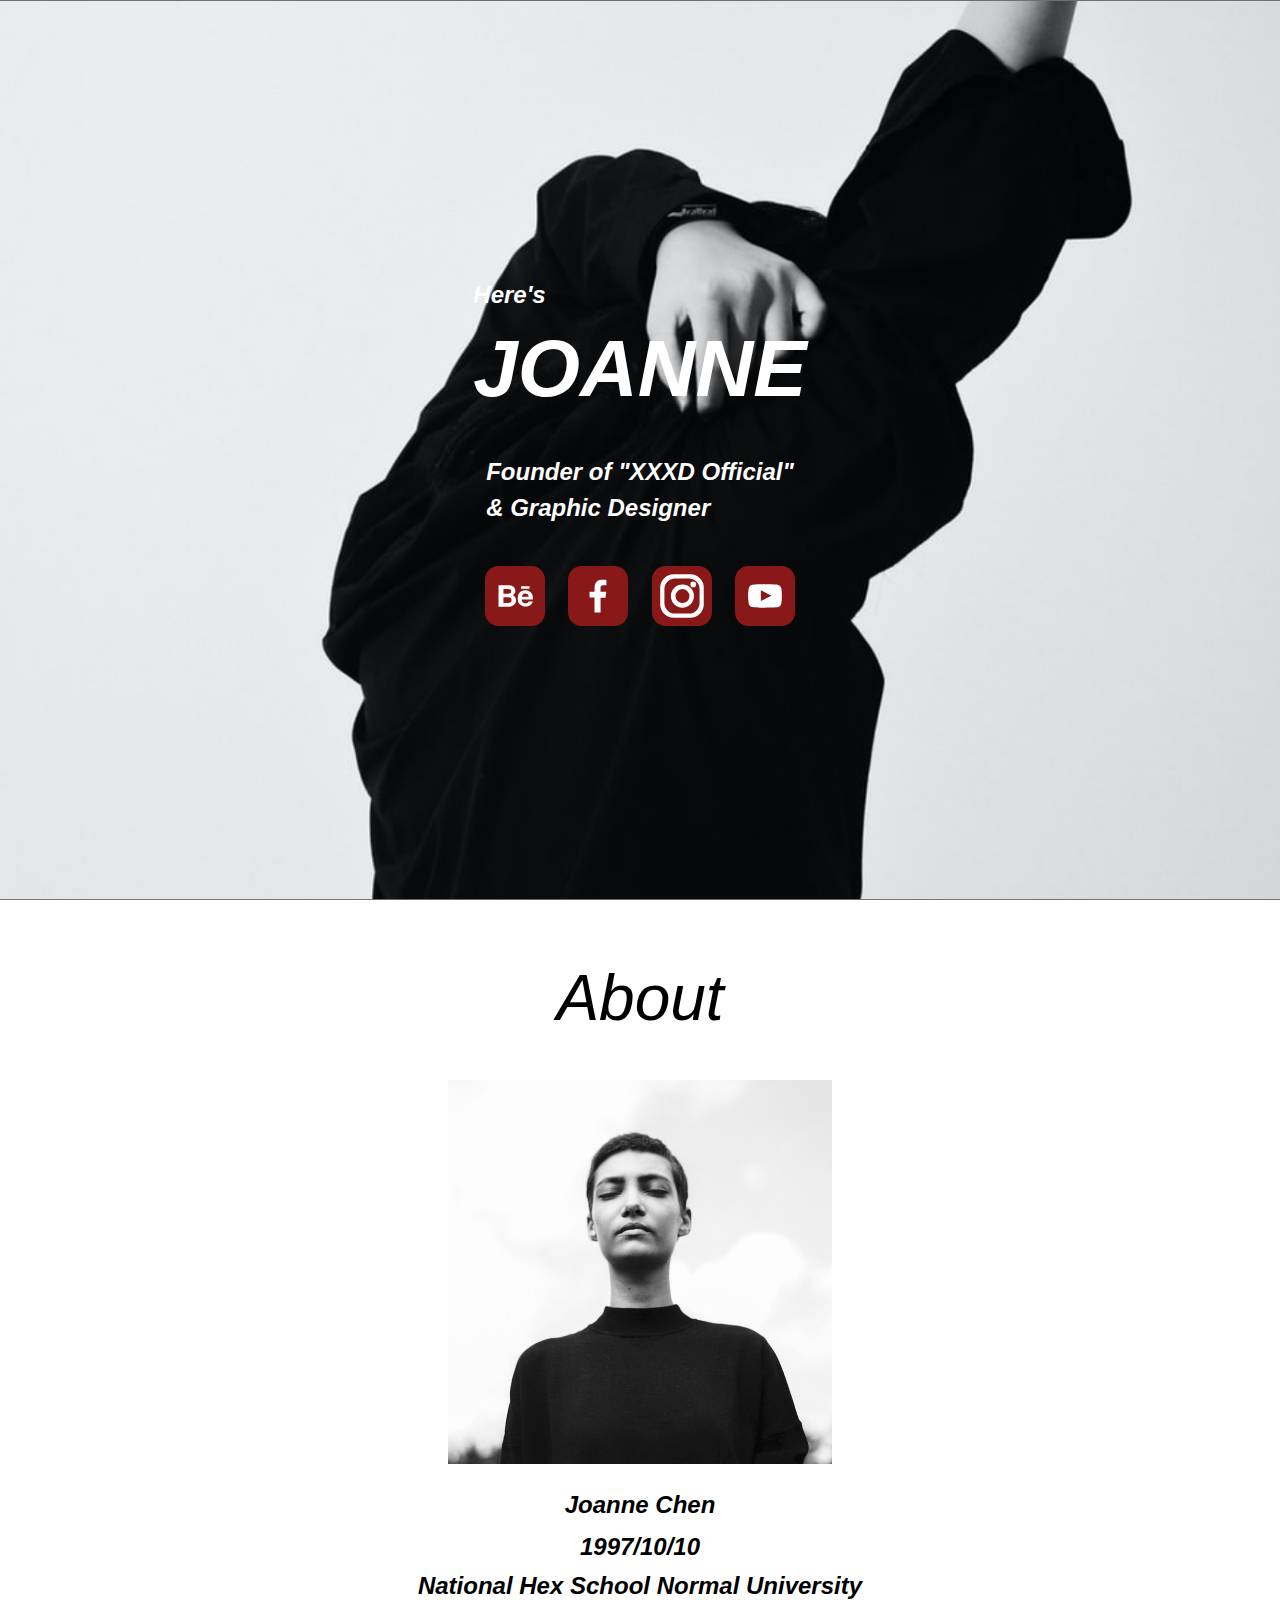
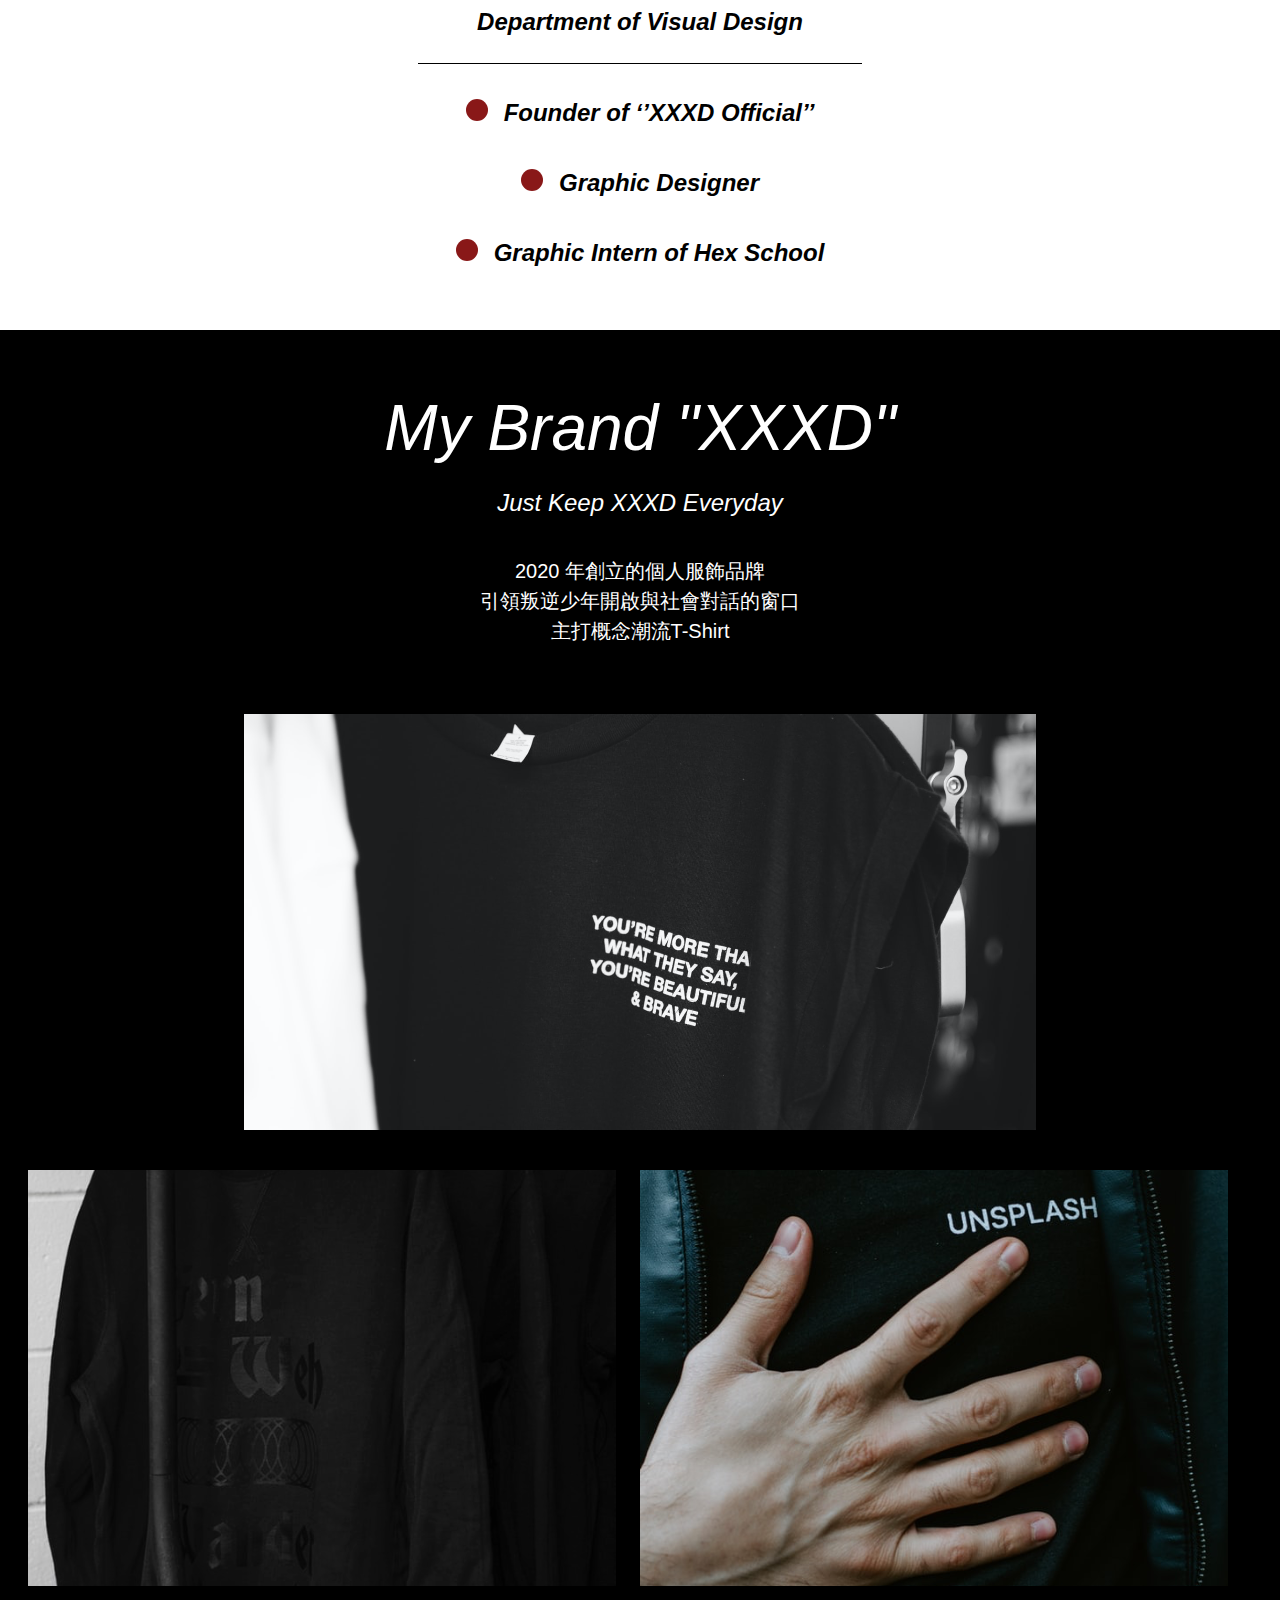
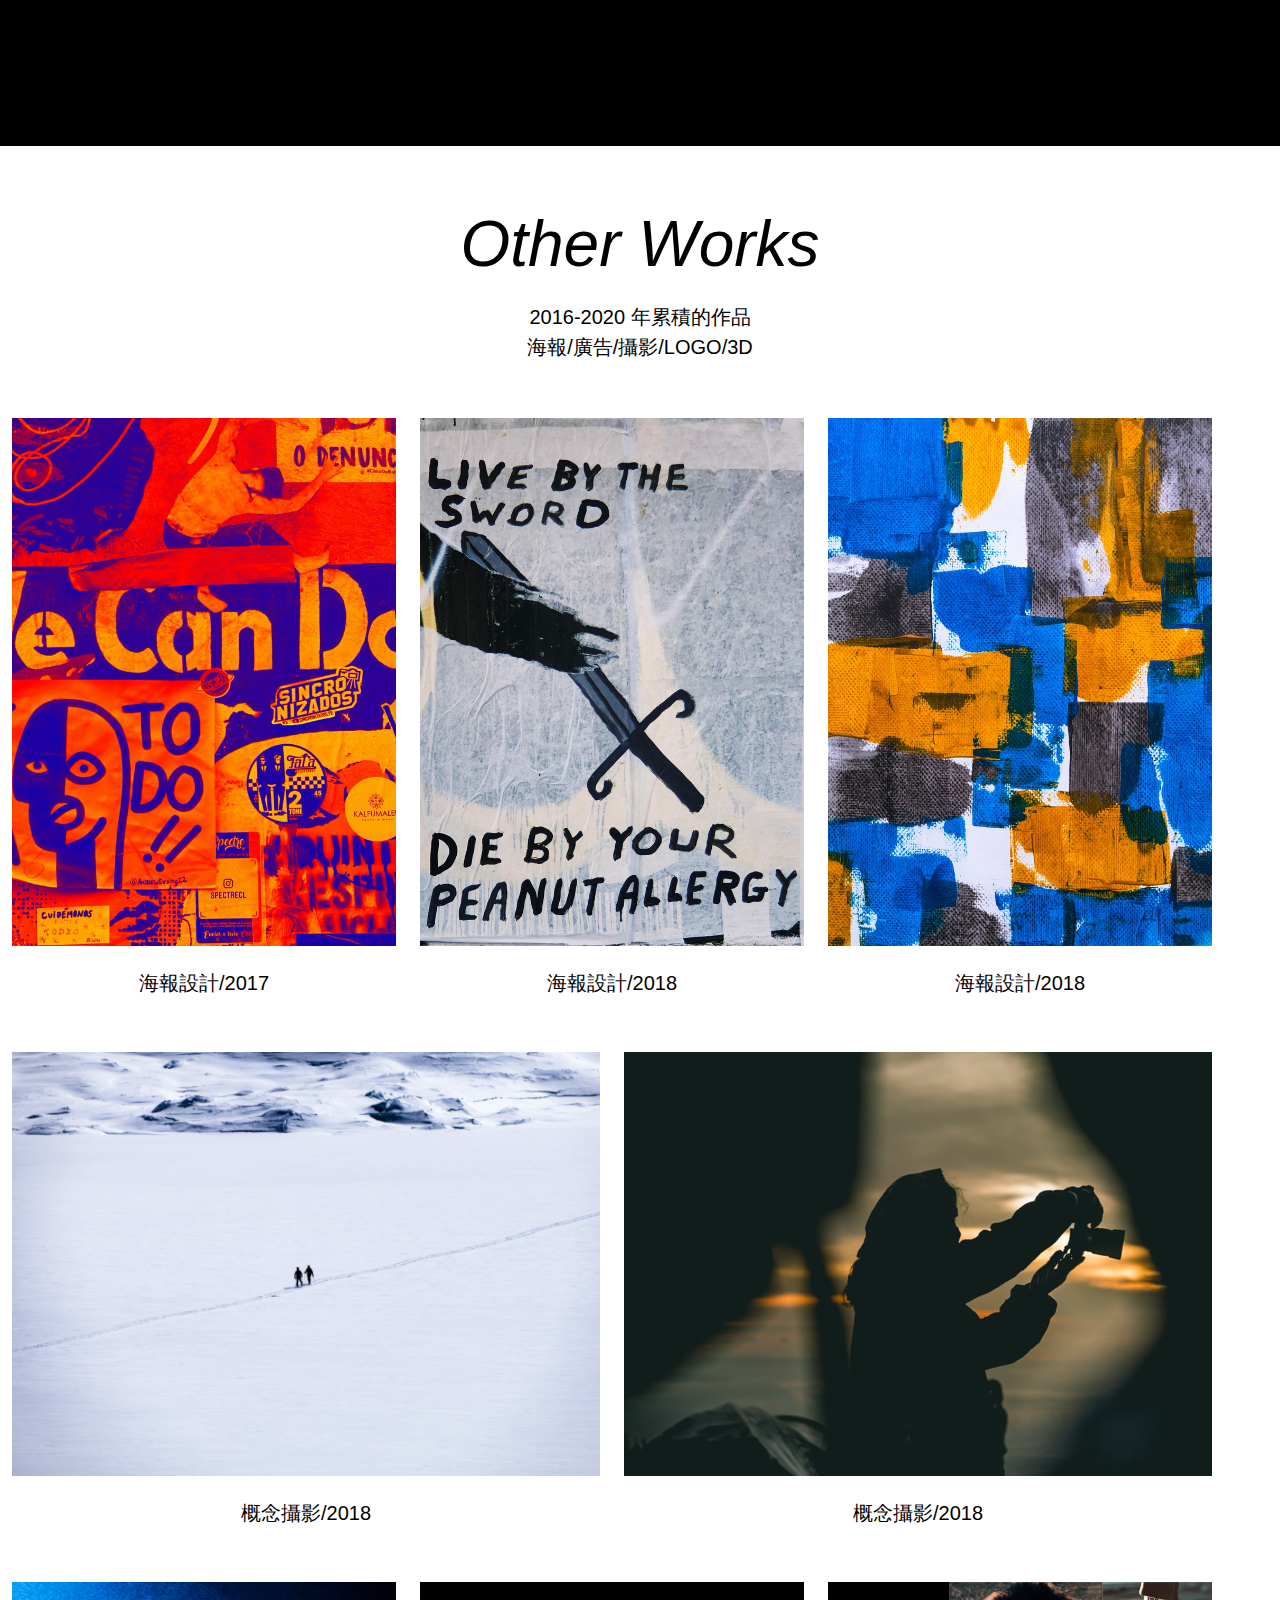
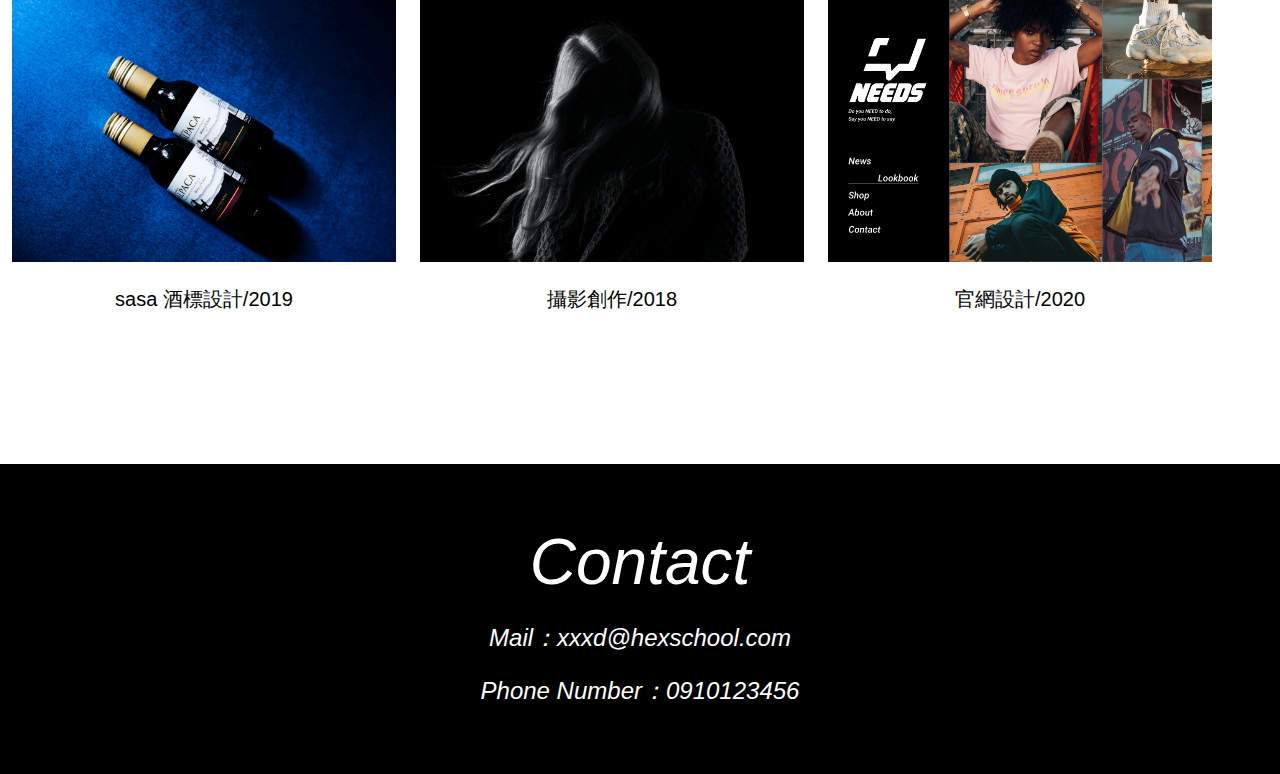
<file: index.html>
<!DOCTYPE html>
<html lang="en">
  <head>
    <meta charset="UTF-8" />
    <meta name="viewport" content="width=device-width, initial-scale=1.0" />
    <meta http-equiv="X-UA-Compatible" content="ie=edge" />
    <title>week2_porfolio</title>
    <link rel="stylesheet" href="./assets/scss/all.css" />
  </head>

  <body>
    
<div class="outerWrap">
  <!-- outerWrap -->
  <div class="banner">
    <!-- banner -->
    <div class="bannerText">
      <!-- bannerText -->
      <h1><span class="bannerStart">Here's</span>JOANNE</h1>
      <p class="slogan">Founder of "XXXD Official" <br />& Graphic Designer</p>
      <ul class="bannerList">
        <!-- bannerList -->
        <li class="bannerItem">
          <a href="#">
            <img src="./assets/images/behance.svg" alt="behance" />
          </a>
        </li>
        <li class="bannerItem">
          <a href="#">
            <img src="./assets/images/facebook.svg" alt="facebook" />
          </a>
        </li>
        <li class="bannerItem">
          <a href="#">
            <img src="./assets/images/instagram.svg" alt="instagram" />
          </a>
        </li>
        <li class="bannerItem">
          <a href="#">
            <img src="./assets/images/youtube.svg" alt="youtube" />
          </a>
        </li>
      </ul>
      <!-- bannerList end -->
    </div>
    <!-- bannerText end -->
  </div>
  <!-- banner end -->
  <div class="info">
    <!-- info -->
    <div class="about">
      <!-- about -->
      <h2>About</h2>
      <img src="./assets/images/photo.png" alt="profile" />
      <ul class="profileList">
        <li class="profileItem">
          <p>Joanne Chen</p>
        </li>
        <li class="profileItem">
          <p>1997/10/10</p>
        </li>
        <li class="profileItem">
          <p class="education">
            National Hex School Normal University <br />
            Department of Visual Design
          </p>
        </li>
      </ul>
      <ul class="aboutList">
        <!-- aboutList -->
        <li class="aboutItem">
          <p>Founder of ‘’XXXD Official’’</p>
        </li>
        <li class="aboutItem">
          <p>Graphic Designer</p>
        </li>
        <li class="aboutItem">
          <p>Graphic Intern of Hex School</p>
        </li>
      </ul>
      <!-- aboutList end -->
    </div>
    <!-- about end -->
  </div>
  <!-- info end -->
  <div class="introduction">
    <!-- introduction -->
    <div class="myBrand container">
      <!-- myBrand -->
      <h2>My Brand "XXXD"</h2>
      <h3>
        <p class="brandSlogan">Just Keep XXXD Everyday</p>
      </h3>
      <p class="brandStory">
        2020 年創立的個人服飾品牌<br />引領叛逆少年開啟與社會對話的窗口<br />主打概念潮流T-Shirt
      </p>
      <ul class="brandList">
        <!-- brandList -->
        <li class="brandItem">
          <img src="./assets/images/brand_img1.png" alt="brand1" />
        </li>
        <li class="brandItem-secondRow">
          <img src="./assets/images/brand_img2.png" alt="brand2" />
          <img src="./assets/images/brand_img3.png" alt="brand3" />
        </li>
      </ul>
      <!-- brandList end -->
    </div>
    <!-- myBrand end -->
  </div>
  <!-- introduction end -->
  <div class="work">
    <!-- work -->
    <div class="collection">
      <!-- collection -->
      <h2>Other Works</h2>
      <p class="workIntro">
        2016-2020 年累積的作品<br />海報/廣告/攝影/LOGO/3D
      </p>
      <ul class="workList container">
        <!-- workList -->
        <li class="workItem">
          <div class="imgText">
            <img src="./assets/images/work_img1.png" alt="work1" />
            <p>海報設計/2017</p>
          </div>
          <div class="imgText">
            <img src="./assets/images/work_img2.png" alt="work2" />
            <p>海報設計/2018</p>
          </div>
          <div class="imgText">
            <img src="./assets/images/work_img3.png" alt="work3" />
            <p>海報設計/2018</p>
          </div>
        </li>
        <li class="workItem">
          <div class="imgText">
            <img src="./assets/images/work_img4.png" alt="work4" />
            <p>概念攝影/2018</p>
          </div>
          <div class="imgText">
            <img src="./assets/images/work_img5.png" alt="work5" />
            <p>概念攝影/2018</p>
          </div>
        </li>
        <li class="workItem">
          <div class="imgText">
            <img src="./assets/images/work_img6.png" alt="work6" />
            <p>sasa 酒標設計/2019</p>
          </div>
          <div class="imgText">
            <img src="./assets/images/work_img7.png" alt="work7" />
            <p>攝影創作/2018</p>
          </div>
          <div class="imgText">
            <img src="./assets/images/work_img8.png" alt="work8" />
            <p>官網設計/2020</p>
          </div>
        </li>
      </ul>
      <!-- workList end -->
    </div>
    <!-- collection end -->
  </div>
  <!-- work end -->
</div>
<!-- outerWrap -->


    <footer class="footer">
      <div class="contact">
        <h2>Contact</h2>
        <a href="mailto:xxxd@hexschool.com">Mail：xxxd@hexschool.com</a>
        <a href="tel:+0910123456">Phone Number：0910123456</a>
      </div>
    </footer>
    <script src="./assets/js/vendors.js"></script>
    <script src="./assets/js/all.js"></script>
  </body>
</html>
</file>
<file: assets/scss/all.css>
/* http://meyerweb.com/eric/tools/css/reset/ 
   v2.0 | 20110126
   License: none (public domain)
*/
html,
body,
div,
span,
applet,
object,
iframe,
h1,
h2,
h3,
h4,
h5,
h6,
p,
blockquote,
pre,
a,
abbr,
acronym,
address,
big,
cite,
code,
del,
dfn,
em,
img,
ins,
kbd,
q,
s,
samp,
small,
strike,
strong,
sub,
sup,
tt,
var,
b,
u,
i,
center,
dl,
dt,
dd,
ol,
ul,
li,
fieldset,
form,
label,
legend,
table,
caption,
tbody,
tfoot,
thead,
tr,
th,
td,
article,
aside,
canvas,
details,
embed,
figure,
figcaption,
footer,
header,
hgroup,
menu,
nav,
output,
ruby,
section,
summary,
time,
mark,
audio,
video {
  margin: 0;
  padding: 0;
  border: 0;
  font-size: 100%;
  font: inherit;
  vertical-align: baseline; }

/* HTML5 display-role reset for older browsers */
article,
aside,
details,
figcaption,
figure,
footer,
header,
hgroup,
menu,
nav,
section {
  display: block; }

body {
  line-height: 1; }

ol,
ul {
  list-style: none; }

blockquote,
q {
  quotes: none; }

blockquote:before,
blockquote:after,
q:before,
q:after {
  content: '';
  content: none; }

table {
  border-collapse: collapse;
  border-spacing: 0; }

*,
*::before,
*::after {
  -webkit-box-sizing: border-box;
          box-sizing: border-box; }

body {
  font-family: -apple-system, BlinkMacSystemFont, "Segoe UI", "Microsoft JhengHei", Roboto, "Helvetica Neue", Arial, sans-serif;
  line-height: 1.5; }

img {
  display: block;
  max-width: 100%;
  height: auto; }

a {
  display: block;
  text-decoration: none; }

.container {
  max-width: 1320px;
  padding: 0 12px;
  margin: 0 auto; }

footer {
  padding-bottom: 64px;
  font-style: italic;
  text-align: center;
  color: #fff;
  background: #000; }
  footer .contact {
    display: inline-block; }
  footer a {
    margin-top: 16px;
    font-size: 24px;
    line-height: 36px;
    color: #fff;
    border-bottom: 1px solid transparent; }
    footer a:hover {
      border-bottom: 1px solid #00ffff; }

.outerWrap {
  max-width: 1920px;
  margin: 0 auto;
  font-style: italic; }

h2 {
  padding-top: 56px;
  font-size: 64px;
  font-weight: 500;
  line-height: 84px; }

.banner {
  height: 100vh;
  display: -webkit-box;
  display: -ms-flexbox;
  display: flex;
  -webkit-box-pack: center;
      -ms-flex-pack: center;
          justify-content: center;
  -webkit-box-align: center;
      -ms-flex-align: center;
          align-items: center;
  color: #fff;
  background-image: url(../images/banner.png);
  background-repeat: no-repeat;
  background-size: cover;
  background-position: center center; }
  .banner .bannerText .bannerStart {
    display: block;
    padding: 0;
    font-size: 24px;
    font-weight: 700;
    line-height: 42px; }
  .banner .bannerText h1 {
    font-size: 80px;
    font-weight: 900;
    line-height: 106px; }
  .banner .bannerText .slogan {
    display: -webkit-box;
    display: -ms-flexbox;
    display: flex;
    -webkit-box-pack: center;
        -ms-flex-pack: center;
            justify-content: center;
    padding-top: 32px;
    padding-bottom: 40px;
    font-size: 24px;
    font-weight: 700;
    line-height: 36px; }
  .banner .bannerText .bannerList {
    display: -webkit-box;
    display: -ms-flexbox;
    display: flex;
    -ms-flex-pack: distribute;
        justify-content: space-around; }
    .banner .bannerText .bannerList a:hover {
      opacity: .8; }

.info {
  display: -webkit-box;
  display: -ms-flexbox;
  display: flex;
  -webkit-box-pack: center;
      -ms-flex-pack: center;
          justify-content: center;
  text-align: center; }
  .info .about {
    text-align: center; }
  .info img {
    padding-top: 40px;
    padding-bottom: 20px;
    margin: 0 auto; }
  .info p {
    font-size: 24px;
    font-weight: 700;
    line-height: 42px; }
  .info .education {
    padding-bottom: 23px;
    line-height: 36px;
    border-bottom: 1px solid #000000; }
  .info .aboutList {
    padding: 28px 0; }
  .info .aboutItem {
    padding-bottom: 28px; }
    .info .aboutItem p::before {
      content: '';
      display: inline-block;
      width: 22px;
      height: 22px;
      margin-right: 16px;
      background-color: #891818;
      border-radius: 50%; }

.introduction {
  font-weight: 500;
  text-align: center;
  color: #fff;
  background: #000; }
  .introduction .brandSlogan {
    padding: 12px 0 32px 0;
    font-size: 24px;
    line-height: 42px; }
  .introduction .brandStory {
    padding-bottom: 68px;
    font-size: 20px;
    font-style: normal;
    line-height: 30px; }
  .introduction .brandList {
    display: -webkit-box;
    display: -ms-flexbox;
    display: flex;
    -webkit-box-orient: vertical;
    -webkit-box-direction: normal;
        -ms-flex-direction: column;
            flex-direction: column;
    -webkit-box-align: center;
        -ms-flex-align: center;
            align-items: center; }
  .introduction .brandItem-secondRow {
    display: -webkit-box;
    display: -ms-flexbox;
    display: flex;
    padding: 40px 0 160px 0; }
    .introduction .brandItem-secondRow img {
      padding-right: 24px; }

.collection {
  text-align: center;
  margin-bottom: 96px; }
  .collection .workIntro {
    padding: 16px 0 56px;
    font-size: 20px;
    font-style: normal;
    font-weight: 500;
    line-height: 30px; }
  .collection .workItem {
    display: -webkit-box;
    display: -ms-flexbox;
    display: flex;
    gap: 24px;
    padding-bottom: 48px; }
    .collection .workItem .imgText {
      font-size: 20px;
      font-weight: 500;
      font-style: normal;
      line-height: 42px; }
      .collection .workItem .imgText img {
        padding-bottom: 16px; }

/*# sourceMappingURL=all.css.map */
</file>
